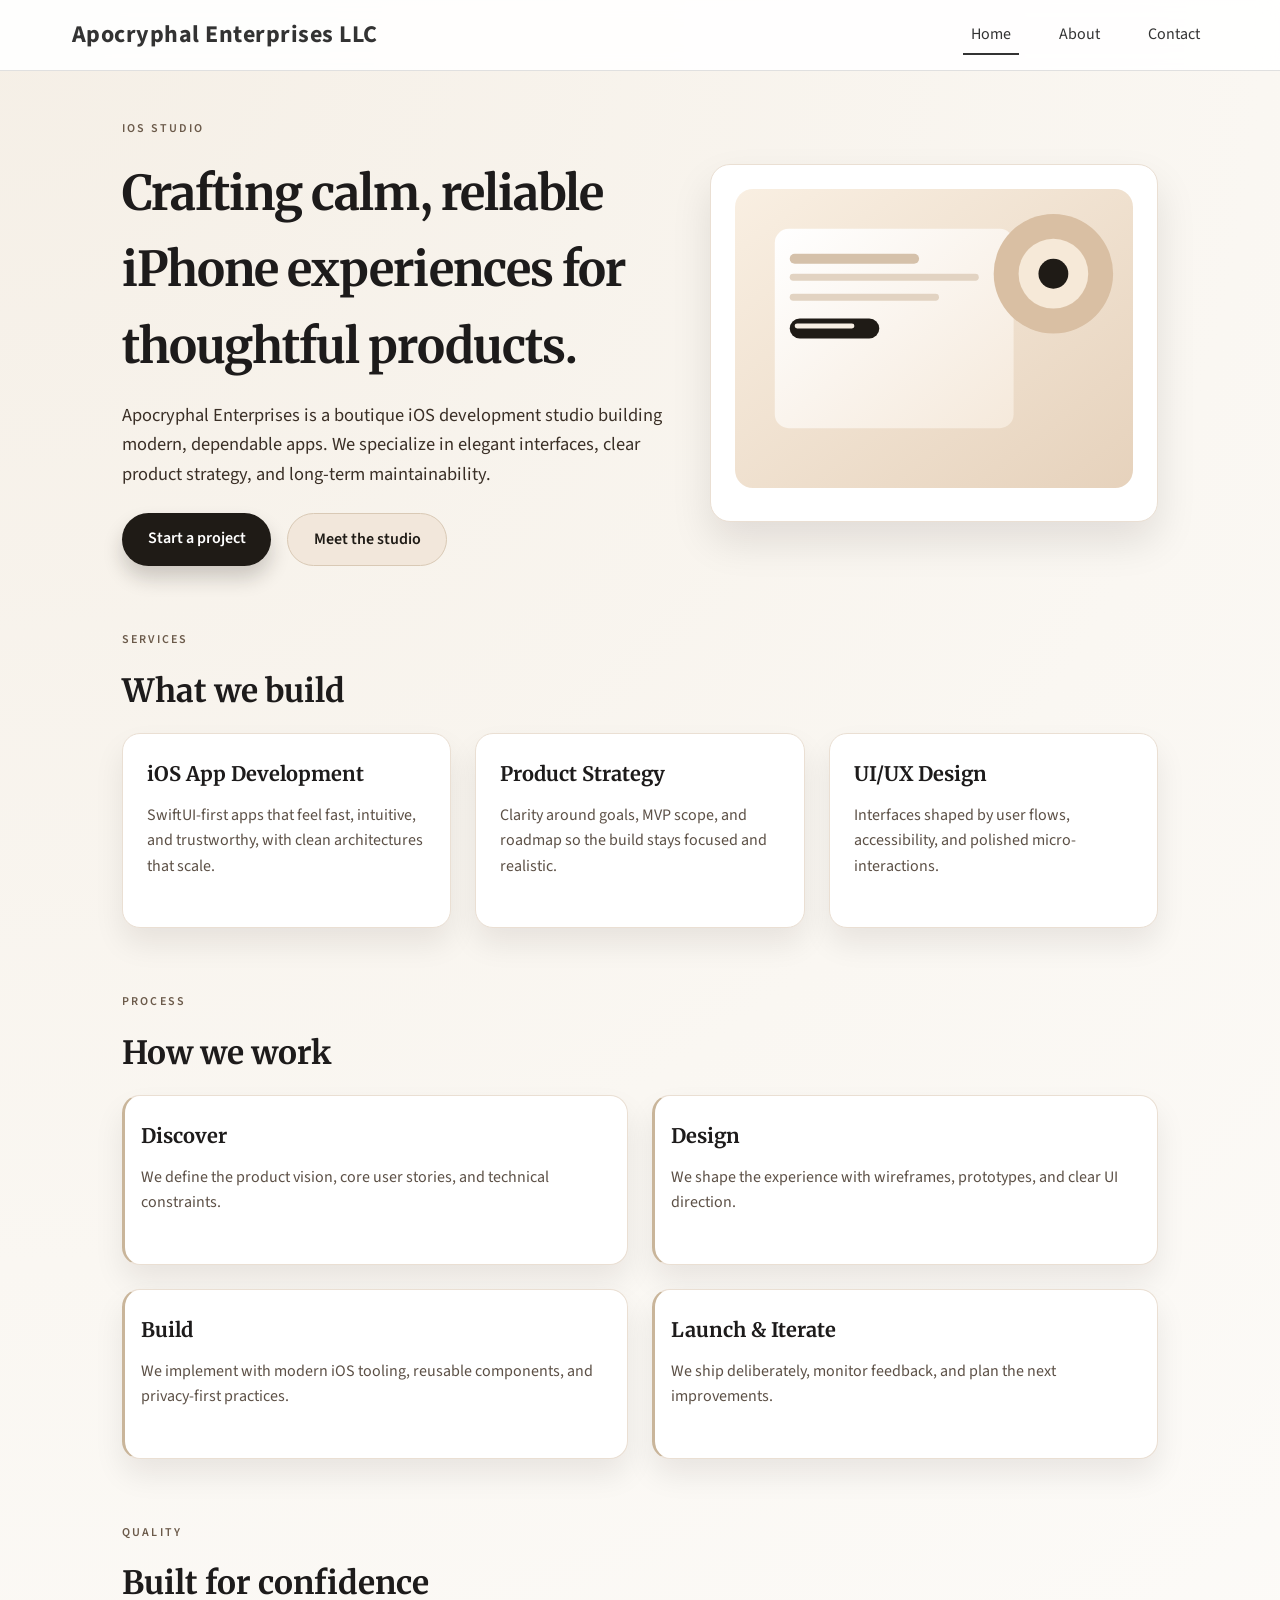
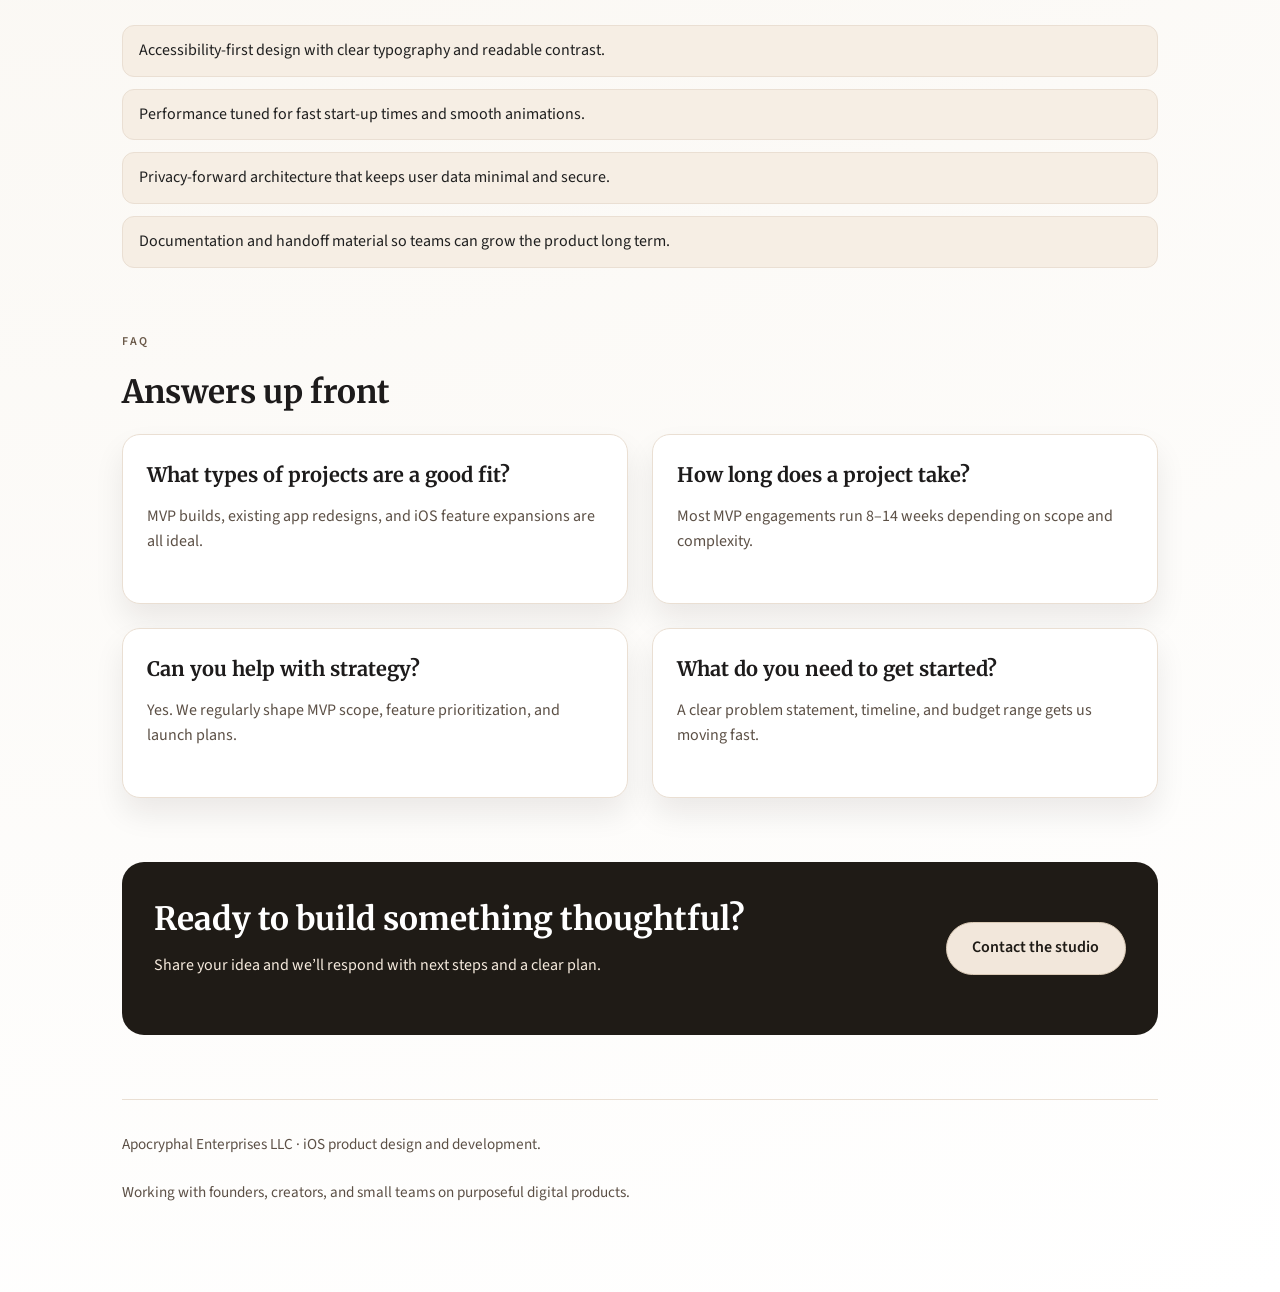
<file: index.html>
<!DOCTYPE html>
<html lang="en">
<head>
    <meta charset="UTF-8">
    <meta name="viewport" content="width=device-width, initial-scale=1.0">
    <title>Home - Apocryphal Enterprises LLC</title>
    <link rel="stylesheet" href="styles.css">
</head>
<body>
    <nav aria-label="Primary">
        <div class="nav-container">
            <a class="nav-brand" href="index.html">Apocryphal Enterprises LLC</a>
            <ul class="nav-menu">
                <li><a href="index.html" class="active" aria-current="page">Home</a></li>
                <li><a href="about.html">About</a></li>
                <li><a href="contact.html">Contact</a></li>
            </ul>
        </div>
    </nav>
    
    <main>
        <section class="hero">
            <div>
                <div class="eyebrow">iOS Studio</div>
                <h1>Crafting calm, reliable iPhone experiences for thoughtful products.</h1>
                <p>Apocryphal Enterprises is a boutique iOS development studio building modern, dependable apps. We specialize in elegant interfaces, clear product strategy, and long-term maintainability.</p>
                <div class="button-row">
                    <a class="button button-primary" href="contact.html">Start a project</a>
                    <a class="button button-secondary" href="about.html">Meet the studio</a>
                </div>
            </div>
            <div class="hero-card">
                <img src="resources/hero-abstract.svg" alt="Abstract iOS interface concept" />
            </div>
        </section>

        <section class="section">
            <div class="eyebrow">Services</div>
            <h2>What we build</h2>
            <div class="grid grid-3">
                <div class="card">
                    <h3>iOS App Development</h3>
                    <p class="muted">SwiftUI-first apps that feel fast, intuitive, and trustworthy, with clean architectures that scale.</p>
                </div>
                <div class="card">
                    <h3>Product Strategy</h3>
                    <p class="muted">Clarity around goals, MVP scope, and roadmap so the build stays focused and realistic.</p>
                </div>
                <div class="card">
                    <h3>UI/UX Design</h3>
                    <p class="muted">Interfaces shaped by user flows, accessibility, and polished micro-interactions.</p>
                </div>
            </div>
        </section>

        <section class="section">
            <div class="eyebrow">Process</div>
            <h2>How we work</h2>
            <div class="grid grid-2">
                <div class="card process-step">
                    <h3>Discover</h3>
                    <p class="muted">We define the product vision, core user stories, and technical constraints.</p>
                </div>
                <div class="card process-step">
                    <h3>Design</h3>
                    <p class="muted">We shape the experience with wireframes, prototypes, and clear UI direction.</p>
                </div>
                <div class="card process-step">
                    <h3>Build</h3>
                    <p class="muted">We implement with modern iOS tooling, reusable components, and privacy-first practices.</p>
                </div>
                <div class="card process-step">
                    <h3>Launch & Iterate</h3>
                    <p class="muted">We ship deliberately, monitor feedback, and plan the next improvements.</p>
                </div>
            </div>
        </section>

        <section class="section">
            <div class="eyebrow">Quality</div>
            <h2>Built for confidence</h2>
            <ul class="list">
                <li>Accessibility-first design with clear typography and readable contrast.</li>
                <li>Performance tuned for fast start-up times and smooth animations.</li>
                <li>Privacy-forward architecture that keeps user data minimal and secure.</li>
                <li>Documentation and handoff material so teams can grow the product long term.</li>
            </ul>
        </section>

        <section class="section">
            <div class="eyebrow">FAQ</div>
            <h2>Answers up front</h2>
            <div class="grid grid-2">
                <div class="card">
                    <h3>What types of projects are a good fit?</h3>
                    <p class="muted">MVP builds, existing app redesigns, and iOS feature expansions are all ideal.</p>
                </div>
                <div class="card">
                    <h3>How long does a project take?</h3>
                    <p class="muted">Most MVP engagements run 8–14 weeks depending on scope and complexity.</p>
                </div>
                <div class="card">
                    <h3>Can you help with strategy?</h3>
                    <p class="muted">Yes. We regularly shape MVP scope, feature prioritization, and launch plans.</p>
                </div>
                <div class="card">
                    <h3>What do you need to get started?</h3>
                    <p class="muted">A clear problem statement, timeline, and budget range gets us moving fast.</p>
                </div>
            </div>
        </section>

        <section class="section cta">
            <div>
                <h2>Ready to build something thoughtful?</h2>
                <p>Share your idea and we’ll respond with next steps and a clear plan.</p>
            </div>
            <a class="button button-secondary" href="contact.html">Contact the studio</a>
        </section>

        <footer class="footer">
            <p>Apocryphal Enterprises LLC · iOS product design and development.</p>
            <p>Working with founders, creators, and small teams on purposeful digital products.</p>
        </footer>
    </main>
</body>
</html>
</file>
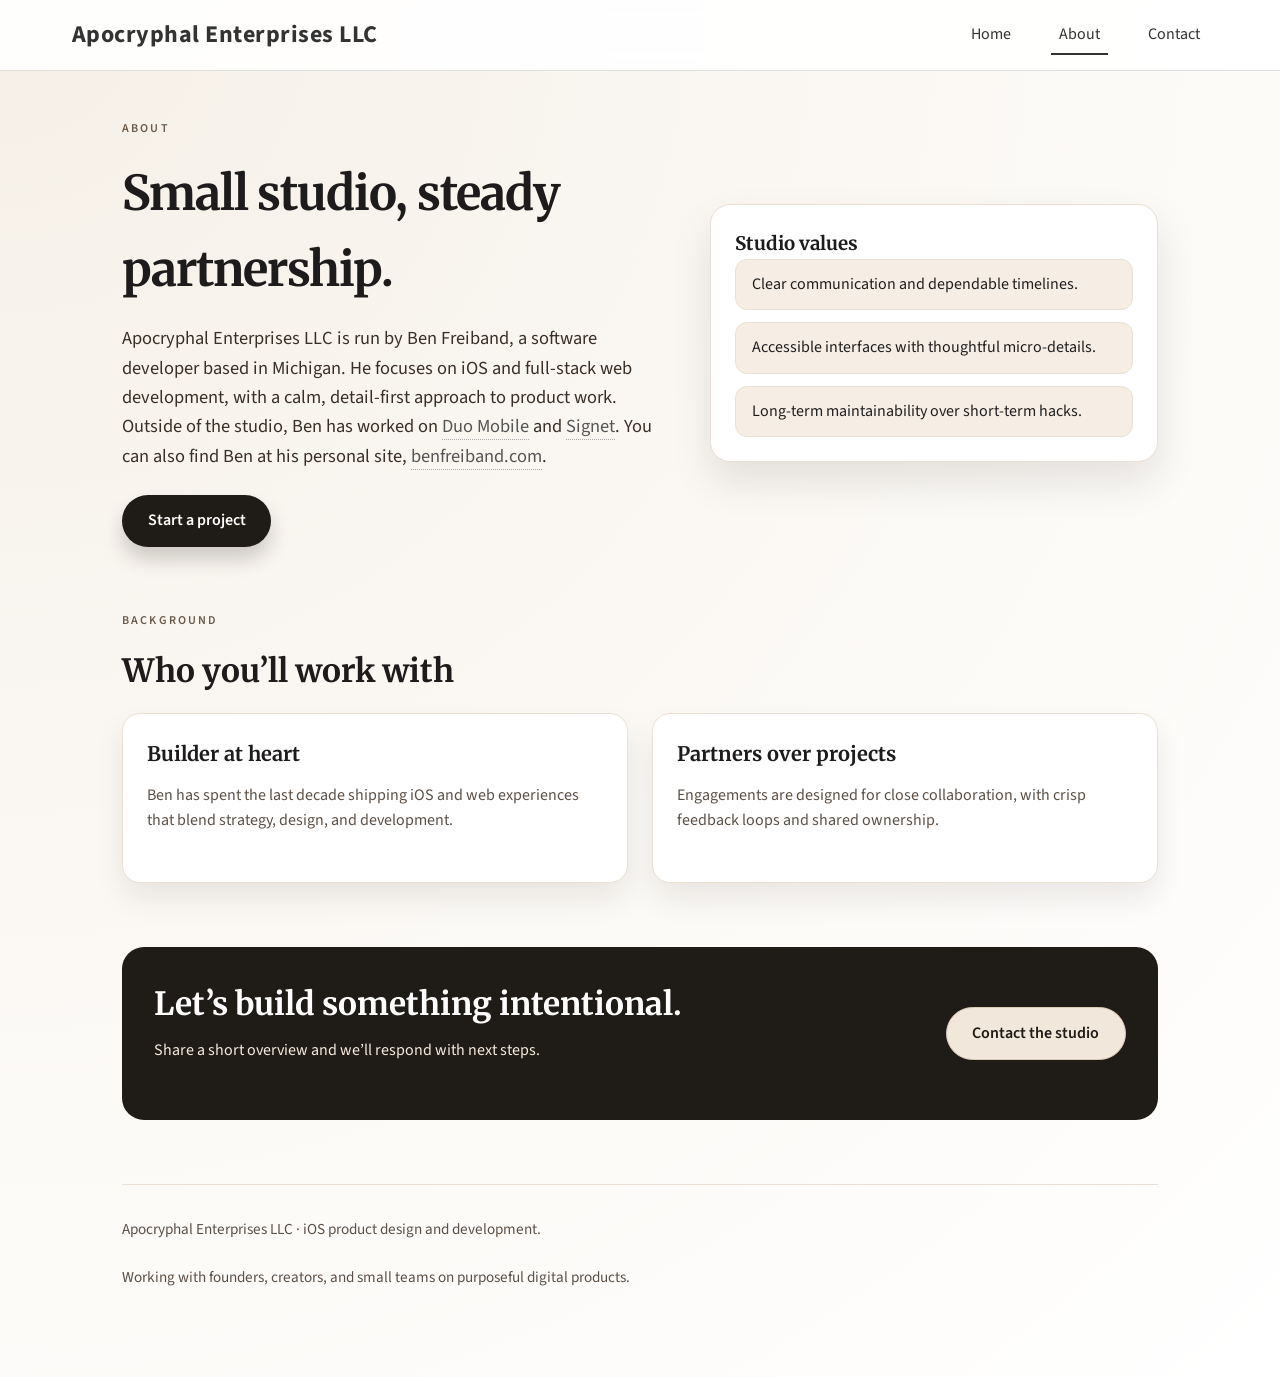
<file: about.html>
<!DOCTYPE html>
<html lang="en">
<head>
    <meta charset="UTF-8">
    <meta name="viewport" content="width=device-width, initial-scale=1.0">
    <title>About - Apocryphal Enterprises LLC</title>
    <link rel="stylesheet" href="styles.css">
</head>
<body>
    <nav aria-label="Primary">
        <div class="nav-container">
            <a class="nav-brand" href="index.html">Apocryphal Enterprises LLC</a>
            <ul class="nav-menu">
                <li><a href="index.html">Home</a></li>
                <li><a href="about.html" class="active" aria-current="page">About</a></li>
                <li><a href="contact.html">Contact</a></li>
            </ul>
        </div>
    </nav>
    
    <main>
        <section class="hero">
            <div>
                <div class="eyebrow">About</div>
                <h1>Small studio, steady partnership.</h1>
                <p>Apocryphal Enterprises LLC is run by Ben Freiband, a software developer based in Michigan. He focuses on iOS and full-stack web development, with a calm, detail-first approach to product work. Outside of the studio, Ben has worked on <a href="https://apps.apple.com/us/app/duo-mobile/id422663827" target="_blank" rel="noopener noreferrer">Duo Mobile</a> and <a href="https://apps.apple.com/us/app/signet-signing/id1620800683" target="_blank" rel="noopener noreferrer">Signet</a>. You can also find Ben at his personal site, <a href="https://benfreiband.com" target="_blank" rel="noopener noreferrer">benfreiband.com</a>.</p>
                <div class="button-row">
                    <a class="button button-primary" href="contact.html">Start a project</a>
                </div>
            </div>
            <div class="hero-card">
                <h3>Studio values</h3>
                <ul class="list">
                    <li>Clear communication and dependable timelines.</li>
                    <li>Accessible interfaces with thoughtful micro-details.</li>
                    <li>Long-term maintainability over short-term hacks.</li>
                </ul>
            </div>
        </section>

        <section class="section">
            <div class="eyebrow">Background</div>
            <h2>Who you’ll work with</h2>
            <div class="grid grid-2">
                <div class="card">
                    <h3>Builder at heart</h3>
                    <p class="muted">Ben has spent the last decade shipping iOS and web experiences that blend strategy, design, and development.</p>
                </div>
                <div class="card">
                    <h3>Partners over projects</h3>
                    <p class="muted">Engagements are designed for close collaboration, with crisp feedback loops and shared ownership.</p>
                </div>
            </div>
        </section>

        <section class="section cta">
            <div>
                <h2>Let’s build something intentional.</h2>
                <p>Share a short overview and we’ll respond with next steps.</p>
            </div>
            <a class="button button-secondary" href="contact.html">Contact the studio</a>
        </section>

        <footer class="footer">
            <p>Apocryphal Enterprises LLC · iOS product design and development.</p>
            <p>Working with founders, creators, and small teams on purposeful digital products.</p>
        </footer>
    </main>
</body>
</html>
</file>
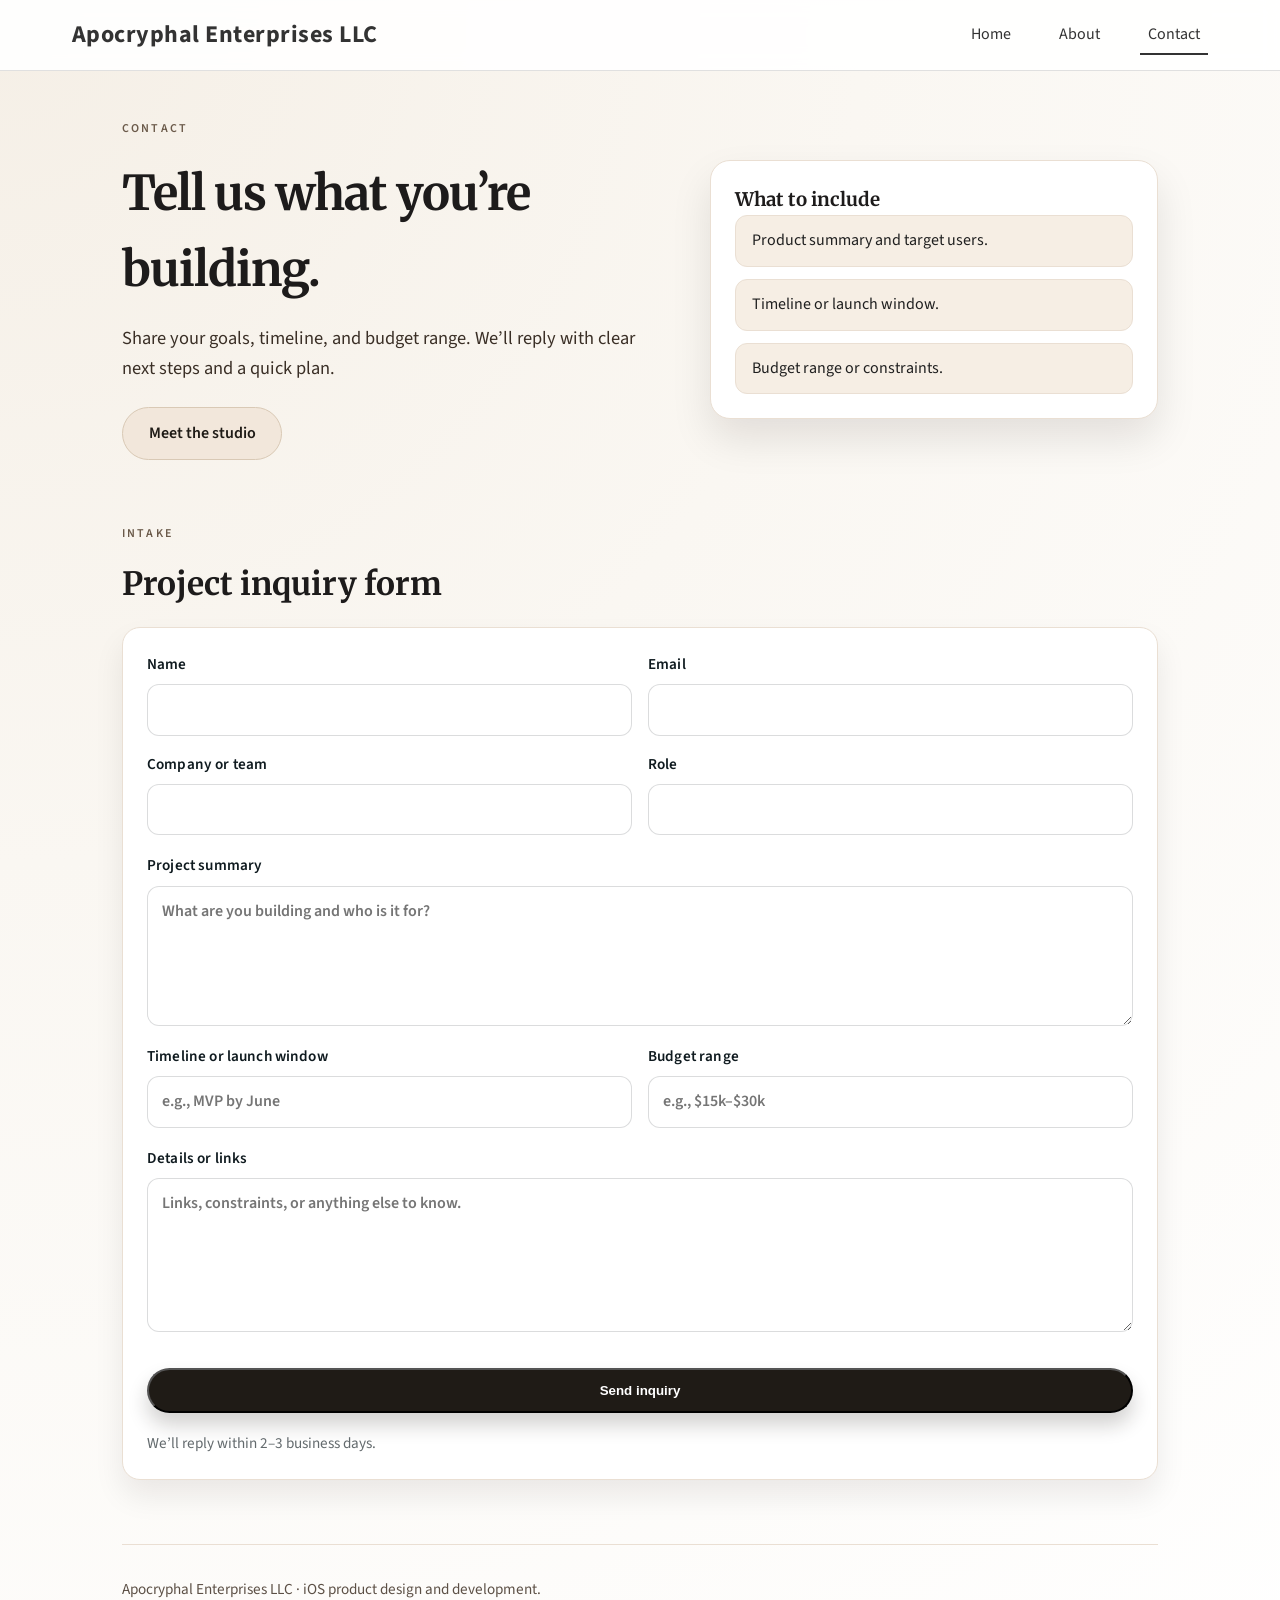
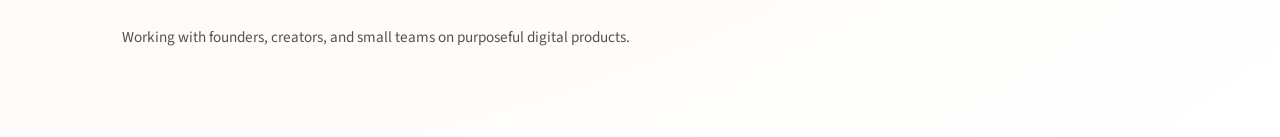
<file: contact.html>
<!DOCTYPE html>
<html lang="en">
<head>
    <meta charset="UTF-8">
    <meta name="viewport" content="width=device-width, initial-scale=1.0">
    <title>Contact - Apocryphal Enterprises LLC</title>
    <link rel="stylesheet" href="styles.css">
</head>
<body>
    <nav aria-label="Primary">
        <div class="nav-container">
            <a class="nav-brand" href="index.html">Apocryphal Enterprises LLC</a>
            <ul class="nav-menu">
                <li><a href="index.html">Home</a></li>
                <li><a href="about.html">About</a></li>
                <li><a href="contact.html" class="active" aria-current="page">Contact</a></li>
            </ul>
        </div>
    </nav>
    
    <main>
        <section class="hero">
            <div>
                <div class="eyebrow">Contact</div>
                <h1>Tell us what you’re building.</h1>
                <p>Share your goals, timeline, and budget range. We’ll reply with clear next steps and a quick plan.</p>
                <div class="button-row">
                    <a class="button button-secondary" href="about.html">Meet the studio</a>
                </div>
            </div>
            <div class="hero-card">
                <h3>What to include</h3>
                <ul class="list">
                    <li>Product summary and target users.</li>
                    <li>Timeline or launch window.</li>
                    <li>Budget range or constraints.</li>
                </ul>
            </div>
        </section>

        <section class="section">
            <div class="eyebrow">Intake</div>
            <h2>Project inquiry form</h2>
            <div class="card">
                <form class="contact-form" id="contactForm" action="https://api.web3forms.com/submit" method="POST" target="web3forms_frame">
                    <input type="hidden" name="access_key" value="bcd23ba9-2b34-47c1-a289-2894469e8c47">
                    <input type="hidden" name="subject" value="New project inquiry from apocryphalenterprises.com">

                    <div class="form-grid">
                        <label class="form-field">
                            <span>Name</span>
                            <input type="text" name="name" autocomplete="name" required>
                        </label>
                        <label class="form-field">
                            <span>Email</span>
                            <input type="email" name="email" autocomplete="email" required>
                        </label>
                        <label class="form-field">
                            <span>Company or team</span>
                            <input type="text" name="company" autocomplete="organization">
                        </label>
                        <label class="form-field">
                            <span>Role</span>
                            <input type="text" name="role" autocomplete="organization-title">
                        </label>
                    </div>

                    <label class="form-field">
                        <span>Project summary</span>
                        <textarea name="summary" rows="4" placeholder="What are you building and who is it for?" required></textarea>
                    </label>

                    <div class="form-grid">
                        <label class="form-field">
                            <span>Timeline or launch window</span>
                            <input type="text" name="timeline" placeholder="e.g., MVP by June">
                        </label>
                        <label class="form-field">
                            <span>Budget range</span>
                            <input type="text" name="budget" placeholder="e.g., $15k–$30k">
                        </label>
                    </div>

                    <label class="form-field">
                        <span>Details or links</span>
                        <textarea name="details" rows="5" placeholder="Links, constraints, or anything else to know."></textarea>
                    </label>

                    <div class="h-captcha" data-captcha="true"></div>

                    <button class="button button-primary" type="submit">Send inquiry</button>
                    <p class="form-note">We’ll reply within 2–3 business days.</p>
                </form>
                <iframe name="web3forms_frame" title="Web3Forms target" style="display:none;"></iframe>
            </div>
        </section>

        <footer class="footer">
            <p>Apocryphal Enterprises LLC · iOS product design and development.</p>
            <p>Working with founders, creators, and small teams on purposeful digital products.</p>
        </footer>
    </main>
    <script src="https://web3forms.com/client/script.js" async defer></script>
    <script>
        const contactForm = document.getElementById('contactForm');
        const web3formsFrame = document.querySelector('iframe[name="web3forms_frame"]');
        let submitted = false;

        const showThankYou = () => {
            const card = contactForm?.closest('.card');
            if (!card) return;
            card.innerHTML = `
                <div class="form-thankyou">
                    <div class="eyebrow">Thank you</div>
                    <h3>We’ve received your inquiry.</h3>
                    <p>We’ll review the details and reply within 2–3 business days.</p>
                </div>
            `;
        };

        if (contactForm) {
            contactForm.addEventListener('submit', (event) => {
                const hCaptcha = contactForm.querySelector('textarea[name="h-captcha-response"]');
                if (!hCaptcha || !hCaptcha.value) {
                    event.preventDefault();
                    return;
                }
                submitted = true;
            });
        }

        if (web3formsFrame) {
            web3formsFrame.addEventListener('load', () => {
                if (!submitted) return;
                showThankYou();
            });
        }
    </script>
</body>
</html>
</file>
<file: styles.css>
@import url("https://fonts.googleapis.com/css2?family=Merriweather:wght@400;700&family=Source+Sans+3:wght@400;600;700&display=swap");

* {
    margin: 0;
    padding: 0;
    box-sizing: border-box;
}

*:focus {
    outline: revert;
}

*:focus-visible {
    outline: 3px solid #1f1b16;
    outline-offset: 3px;
}

body {
    font-family: "Source Sans 3", "Helvetica Neue", sans-serif;
    line-height: 1.6;
    color: #1f1f1f;
    background: radial-gradient(circle at top left, #f5efe6 0%, #faf7f2 40%, #ffffff 100%);
}

nav {
    padding: 1rem 0;
    border-bottom: 1px solid #e0e0e0;
    background: rgba(255, 255, 255, 0.9);
    backdrop-filter: blur(10px);
    position: sticky;
    top: 0;
    z-index: 10;
}

.nav-container {
    max-width: 1200px;
    margin: 0 auto;
    padding: 0 2rem;
    display: flex;
    justify-content: space-between;
    align-items: center;
}

.nav-brand {
    color: #333;
    font-size: 1.5rem;
    font-weight: bold;
    letter-spacing: 0.02em;
    text-decoration: none;
}

.nav-menu {
    display: flex;
    list-style: none;
    gap: 2rem;
}

.nav-menu a {
    color: #333;
    text-decoration: none;
    padding: 0.5rem;
    transition: color 0.3s;
}

.nav-menu a:hover {
    color: #666;
    text-decoration: underline;
}

.nav-menu a.active {
    border-bottom: 2px solid #333;
}

main {
    max-width: 1100px;
    margin: 0 auto;
    padding: 3rem 2rem 4rem;
}

h1 {
    color: #1d1b1b;
    margin-bottom: 1rem;
    font-size: 3rem;
    font-family: "Merriweather", "Times New Roman", serif;
    letter-spacing: -0.02em;
}

h2 {
    color: #1d1b1b;
    margin-bottom: 1rem;
    font-size: 2rem;
    font-family: "Merriweather", "Times New Roman", serif;
}

h3 {
    color: #1d1b1b;
    font-family: "Merriweather", "Times New Roman", serif;
}

p {
    margin-bottom: 1.5rem;
}

/* Updated paragraph link styles */
p a {
    color: #555; /* Minimalist gray */
    text-decoration: none;
    border-bottom: 1px dotted #aaa; /* Subtle underline */
    transition: color 0.3s, border-color 0.3s;
}

p a:hover {
    color: #000; /* Darker gray for hover */
    border-bottom-color: #333; /* Darker underline on hover */
}

.section {
    margin-top: 4rem;
}

.eyebrow {
    text-transform: uppercase;
    letter-spacing: 0.18em;
    font-size: 0.75rem;
    color: #6b5a4a;
    margin-bottom: 1rem;
    font-weight: 600;
}

.hero {
    display: grid;
    grid-template-columns: 1.1fr 0.9fr;
    gap: 2.5rem;
    align-items: center;
}

.hero p {
    font-size: 1.15rem;
    color: #3a2f26;
}

.hero-card {
    background: #ffffff;
    border: 1px solid #eadfd3;
    border-radius: 20px;
    padding: 1.5rem;
    box-shadow: 0 20px 40px rgba(20, 14, 8, 0.1);
}

.hero-card img {
    width: 100%;
    border-radius: 14px;
}

.button-row {
    display: flex;
    gap: 1rem;
    flex-wrap: wrap;
}

.button {
    display: inline-block;
    padding: 0.8rem 1.6rem;
    border-radius: 999px;
    text-decoration: none;
    font-weight: 600;
    transition: transform 0.2s ease, box-shadow 0.2s ease;
}

.button-primary {
    background: #1f1b16;
    color: #fff;
    box-shadow: 0 12px 20px rgba(31, 27, 22, 0.2);
}

.button-secondary {
    background: #f2e7db;
    color: #1f1b16;
    border: 1px solid #d9c9b5;
}

.button:hover {
    transform: translateY(-2px);
}

.contact-form {
    display: flex;
    flex-direction: column;
    gap: 18px;
}

.form-grid {
    display: grid;
    grid-template-columns: repeat(2, minmax(0, 1fr));
    gap: 16px;
}

.form-field {
    display: flex;
    flex-direction: column;
    gap: 8px;
    font-weight: 600;
    color: #0f1a1f;
}

.form-field span {
    font-size: 0.95rem;
    letter-spacing: 0.01em;
}

.form-field input,
.form-field textarea {
    font: inherit;
    padding: 12px 14px;
    border-radius: 12px;
    border: 1px solid rgba(15, 26, 31, 0.15);
    background: rgba(255, 255, 255, 0.9);
    transition: border-color 0.2s ease, box-shadow 0.2s ease;
}

.form-field textarea {
    resize: vertical;
    min-height: 140px;
}

.form-field input:focus,
.form-field textarea:focus {
    outline: none;
    border-color: rgba(15, 26, 31, 0.45);
    box-shadow: 0 0 0 3px rgba(15, 26, 31, 0.08);
}

.form-note {
    margin: 0;
    font-size: 0.95rem;
    color: rgba(15, 26, 31, 0.65);
}

.form-thankyou {
    display: grid;
    gap: 12px;
    padding: 6px 0;
}

.form-thankyou h3 {
    margin: 0;
    font-size: 1.4rem;
}

.form-thankyou p {
    margin: 0;
    color: rgba(15, 26, 31, 0.75);
}

@media (max-width: 720px) {
    .form-grid {
        grid-template-columns: 1fr;
    }
}

.grid {
    display: grid;
    gap: 1.5rem;
}

.grid-3 {
    grid-template-columns: repeat(3, minmax(0, 1fr));
}

.grid-2 {
    grid-template-columns: repeat(2, minmax(0, 1fr));
}

.card {
    background: #fff;
    border: 1px solid #eadfd3;
    border-radius: 18px;
    padding: 1.5rem;
    box-shadow: 0 16px 30px rgba(20, 14, 8, 0.08);
}

.card h3 {
    margin-bottom: 0.8rem;
    font-size: 1.25rem;
}

.muted {
    color: #5c5046;
}

.process-step {
    border-left: 3px solid #c9b59a;
    padding-left: 1rem;
}

.list {
    display: grid;
    gap: 0.75rem;
    list-style: none;
    padding-left: 0;
}

.list li {
    padding: 0.75rem 1rem;
    border-radius: 12px;
    background: #f6eee4;
    border: 1px solid #eadfd3;
}

.cta {
    background: #1f1b16;
    color: #fff;
    border-radius: 22px;
    padding: 2rem;
    display: flex;
    justify-content: space-between;
    align-items: center;
    gap: 2rem;
    flex-wrap: wrap;
}

.cta h2 {
    color: #fff;
    margin-bottom: 0.5rem;
}

.cta p {
    color: #f5eadd;
}

.footer {
    margin-top: 4rem;
    padding-top: 2rem;
    border-top: 1px solid #eadfd3;
    color: #5c5046;
    font-size: 0.95rem;
}

/* Responsive Design */
@media (max-width: 768px) {
    .nav-container {
        flex-direction: column;
        align-items: flex-start;
    }

    .nav-menu {
        flex-direction: column;
        gap: 1rem;
    }

    .nav-menu a {
        padding: 0.5rem 1rem;
    }

    .hero {
        grid-template-columns: 1fr;
    }

    .grid-3,
    .grid-2 {
        grid-template-columns: 1fr;
    }

    img {
        max-width: 100%;
        height: auto;
    }

    iframe {
        width: 100%;
    }
}
</file>
